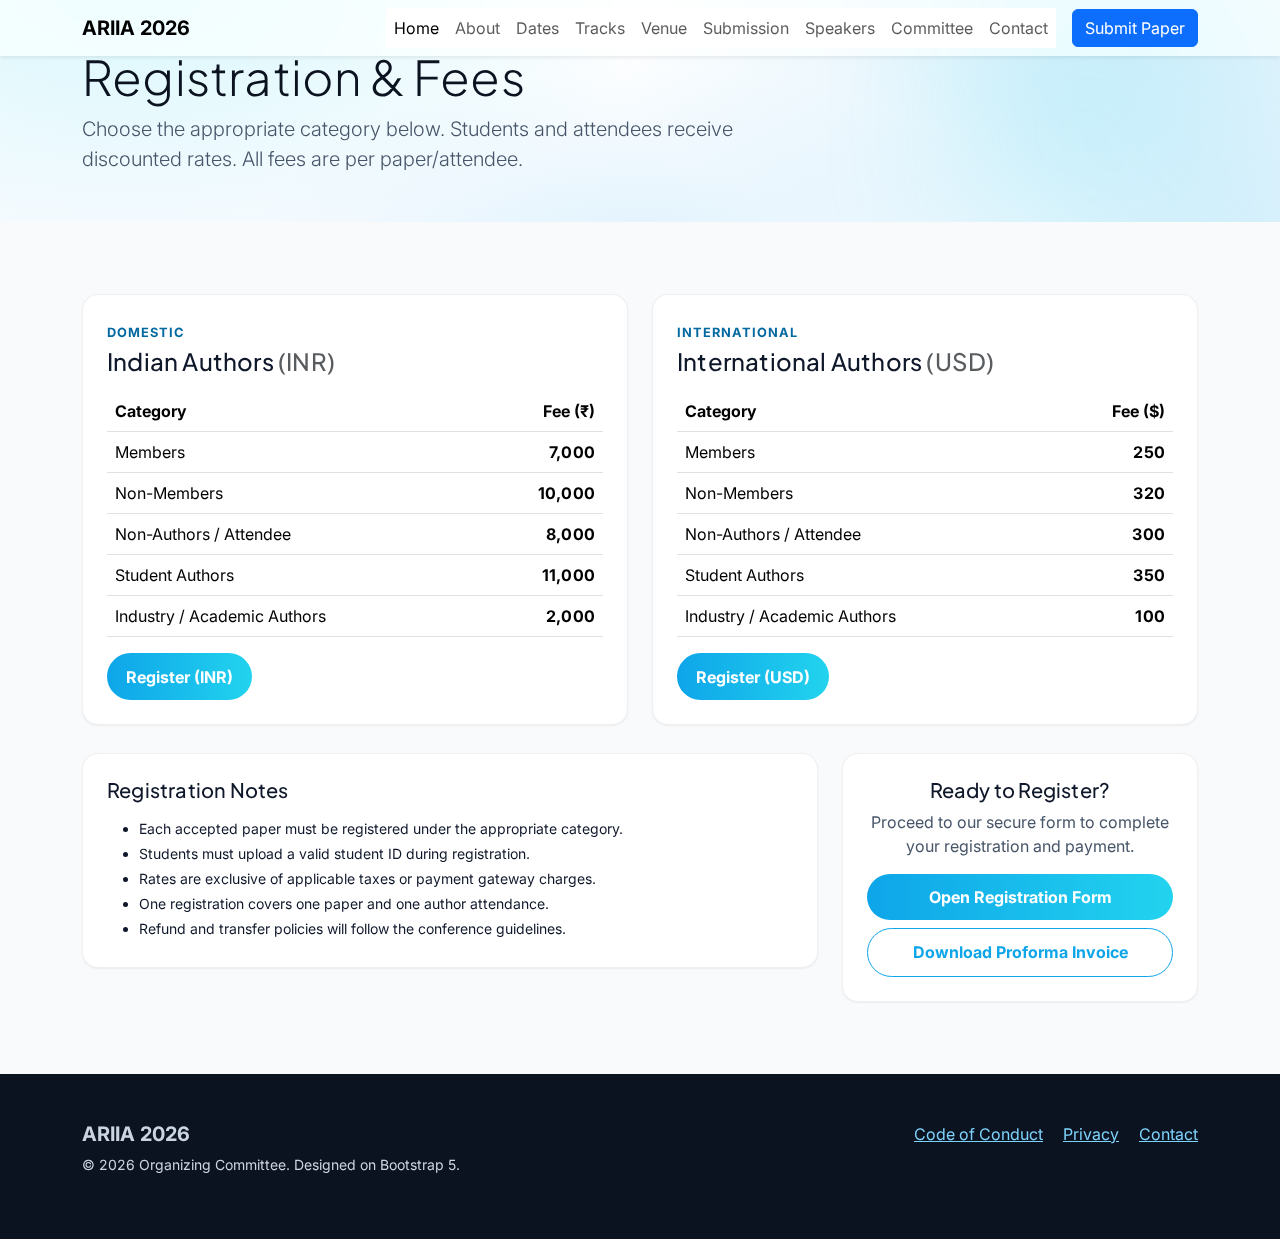
<file: register.html>
<!doctype html>
<html lang="en">
<head>
  <meta charset="utf-8" />
  <meta name="viewport" content="width=device-width, initial-scale=1" />
  <title>ARIIA 2026 — Registration</title>
  <meta name="description" content="Registration and fees for the ARIIA 2026 conference." />
  <link href="https://cdn.jsdelivr.net/npm/bootstrap@5.3.3/dist/css/bootstrap.min.css" rel="stylesheet" />
  <link rel="preconnect" href="https://fonts.gstatic.com" crossorigin>
  <link href="https://fonts.googleapis.com/css2?family=Inter:wght@300;400;600;700;800&family=Plus+Jakarta+Sans:wght@400;600;700&display=swap" rel="stylesheet">
  <style>
    :root{
      --brand-1: #1e293b;
      --brand-2: #0ea5e9;
      --brand-3: #22d3ee;
      --brand-ink: #0b1220;
      --text: #0f172a;
      --muted: #475569;
      --bg: #f8fafc;
      --card: #ffffff;
      --radius: 16px;
      --shadow-sm: 0 1px 2px rgba(0,0,0,.06);
      --shadow-md: 0 6px 24px rgba(2,6,23,.08);
      --grad: radial-gradient(1200px 600px at 10% -10%, rgba(34,211,238,.18), transparent 45%),
              radial-gradient(1200px 600px at 90% 10%, rgba(14,165,233,.16), transparent 45%),
              radial-gradient(800px 400px at 50% 120%, rgba(14,165,233,.10), transparent 50%);
    }
    body{font-family: "Inter", system-ui, -apple-system, Segoe UI, Roboto, Arial, "Noto Sans", sans-serif; color:var(--text); background: var(--bg);}
    h1,h2,h3{font-family: "Plus Jakarta Sans", Inter, system-ui, sans-serif; color:var(--brand-ink); letter-spacing:.2px}

    .navbar{backdrop-filter:saturate(160%) blur(8px); background:rgba(255,255,255,.7)!important; box-shadow:var(--shadow-sm)}

    .hero{position:relative; overflow:hidden; background:var(--grad), linear-gradient(180deg,#fff, #f7fbff);}  
    .hero-blob{position:absolute; inset: -10% -10% auto auto; width:480px; height:480px; filter: blur(60px); background: radial-gradient(circle at 30% 30%, rgba(34,211,238,.35), transparent 50%), radial-gradient(circle at 70% 70%, rgba(14,165,233,.35), transparent 50%); opacity:.5;}

    .section{padding:72px 0}
    .eyebrow{display:inline-block; font-weight:700; letter-spacing:.08em; text-transform:uppercase; font-size:.8rem; color:#0369a1}
    .lead-soft{color:var(--muted)}

    .card-x{background:var(--card); border:1px solid rgba(2,6,23,.06); border-radius: var(--radius); box-shadow: var(--shadow-sm);}
    .btn-brand{--bs-btn-padding-y:.7rem; --bs-btn-padding-x:1.2rem; --bs-btn-font-weight:700; border-radius: 999px;}
    .btn-gradient{background-image: linear-gradient(90deg, var(--brand-2), var(--brand-3)); color:white; border:none}
    .btn-outline-brand{border-color: var(--brand-2); color: var(--brand-2)}
    .btn-outline-brand:hover{background: var(--brand-2); color:white}

    .price-table th{white-space:nowrap}
    .price-table td strong{letter-spacing:.2px}

    footer{background:#0b1220; color:#cbd5e1}
    footer a{color:#7dd3fc}
  </style>
</head>
<body>
  <nav class="navbar navbar-expand-lg navbar-light bg-white fixed-top shadow-sm" style="z-index: 1030;">
    <div class="container">
      <a class="navbar-brand" href="#home">
        <strong>ARIIA 2026</strong>
      </a>
      <button class="navbar-toggler" type="button" data-bs-toggle="collapse" data-bs-target="#mainNav" aria-controls="mainNav" aria-expanded="false" aria-label="Toggle navigation">
        <span class="navbar-toggler-icon"></span>
      </button>
      <div class="collapse navbar-collapse" id="mainNav">
        <ul class="navbar-nav ms-auto mb-2 mb-lg-0 bg-white">
          <li class="nav-item"><a class="nav-link active" href="#home">Home</a></li>
          <li class="nav-item"><a class="nav-link" href="#overview">About</a></li>
          <li class="nav-item"><a class="nav-link" href="#dates">Dates</a></li>
          <li class="nav-item"><a class="nav-link" href="#tracks">Tracks</a></li>
          <li class="nav-item"><a class="nav-link" href="#venue">Venue</a></li>
          <li class="nav-item"><a class="nav-link" href="#submission">Submission</a></li>
          <li class="nav-item"><a class="nav-link" href="#speakers">Speakers</a></li>
                 <li class="nav-item"><a class="nav-link" href="committee.html">Committee</a></li>
          <li class="nav-item"><a class="nav-link" href="#contact">Contact</a></li>
        </ul>
        <a href="#submission" class="btn btn-primary ms-lg-3">Submit Paper</a>
      </div>
    </div>
  </nav>

  <header class="hero py-5">
    <div class="hero-blob"></div>
    <div class="container">
      <div class="row align-items-center g-4">
        <div class="col-lg-8">
          <h1 class="display-5 fw-extrabold mb-2">Registration & Fees</h1>
          <p class="lead lead-soft mb-0">Choose the appropriate category below. Students and attendees receive discounted rates. All fees are per paper/attendee.</p>
        </div>
      </div>
    </div>
  </header>

  <section class="section" id="fees">
    <div class="container">
      <div class="row g-4 align-items-stretch">
        <div class="col-12 col-lg-6 d-flex">
          <div class="card-x p-4 w-100">
            <div class="d-flex justify-content-between align-items-end mb-2">
              <div>
                <span class="eyebrow">Domestic</span>
                <h2 class="h4 mt-1">Indian Authors <span class="text-muted">(INR)</span></h2>
              </div>
            </div>
            <div class="table-responsive">
              <table class="table table-hover align-middle price-table">
                <thead>
                  <tr>
                    <th scope="col">Category</th>
                    <th scope="col" class="text-end">Fee (₹)</th>
                  </tr>
                </thead>
                <tbody>
                  <tr>
                    <td>Members</td>
                    <td class="text-end"><strong>7,000</strong></td>
                  </tr>
                  <tr>
                    <td>Non-Members</td>
                    <td class="text-end"><strong>10,000</strong></td>
                  </tr>
                  <tr>
                    <td>Non-Authors / Attendee</td>
                    <td class="text-end"><strong>8,000</strong></td>
                  </tr>
                  <tr>
                    <td>Student Authors</td>
                    <td class="text-end"><strong>11,000</strong></td>
                  </tr>
                  <tr>
                    <td>Industry / Academic Authors</td>
                    <td class="text-end"><strong>2,000</strong></td>
                  </tr>
                </tbody>
              </table>
            </div>
            <a href="#register" class="btn btn-brand btn-gradient">Register (INR)</a>
          </div>
        </div>
        <div class="col-12 col-lg-6 d-flex">
          <div class="card-x p-4 w-100">
            <div class="d-flex justify-content-between align-items-end mb-2">
              <div>
                <span class="eyebrow">International</span>
                <h2 class="h4 mt-1">International Authors <span class="text-muted">(USD)</span></h2>
              </div>
            </div>
            <div class="table-responsive">
              <table class="table table-hover align-middle price-table">
                <thead>
                  <tr>
                    <th scope="col">Category</th>
                    <th scope="col" class="text-end">Fee ($)</th>
                  </tr>
                </thead>
                <tbody>
                  <tr>
                    <td>Members</td>
                    <td class="text-end"><strong>250</strong></td>
                  </tr>
                  <tr>
                    <td>Non-Members</td>
                    <td class="text-end"><strong>320</strong></td>
                  </tr>
                  <tr>
                    <td>Non-Authors / Attendee</td>
                    <td class="text-end"><strong>300</strong></td>
                  </tr>
                  <tr>
                    <td>Student Authors</td>
                    <td class="text-end"><strong>350</strong></td>
                  </tr>
                  <tr>
                    <td>Industry / Academic Authors</td>
                    <td class="text-end"><strong>100</strong></td>
                  </tr>
                </tbody>
              </table>
            </div>
            <a href="#register" class="btn btn-brand btn-gradient">Register (USD)</a>
          </div>
        </div>
      </div>

      <div class="row g-4 mt-1">
        <div class="col-12 col-lg-8">
          <div class="card-x p-4" id="instructions">
            <h3 class="h5 mb-3">Registration Notes</h3>
            <ul class="small m-0">
              <li class="mb-1">Each accepted paper must be registered under the appropriate category.</li>
              <li class="mb-1">Students must upload a valid student ID during registration.</li>
              <li class="mb-1">Rates are exclusive of applicable taxes or payment gateway charges.</li>
              <li class="mb-1">One registration covers one paper and one author attendance.</li>
              <li class="mb-1">Refund and transfer policies will follow the conference guidelines.</li>
            </ul>
          </div>
        </div>
        <div class="col-12 col-lg-4">
          <div class="card-x p-4 text-center" id="register">
            <h3 class="h5">Ready to Register?</h3>
            <p class="lead-soft">Proceed to our secure form to complete your registration and payment.</p>
            <div class="d-grid gap-2">
              <a class="btn btn-brand btn-gradient" href="#">Open Registration Form</a>
              <a class="btn btn-brand btn-outline-brand" href="#">Download Proforma Invoice</a>
            </div>
          </div>
        </div>
      </div>
    </div>
  </section>

  <footer class="py-5">
    <div class="container">
      <div class="row g-4">
        <div class="col-md-6">
          <h5 class="fw-bold">ARIIA 2026</h5>
          <p class="small">© 2026 Organizing Committee. Designed on Bootstrap 5.</p>
        </div>
        <div class="col-md-6 text-md-end">
          <a href="#" class="me-3">Code of Conduct</a>
          <a href="#" class="me-3">Privacy</a>
          <a href="#">Contact</a>
        </div>
      </div>
    </div>
  </footer>

  <script src="https://cdn.jsdelivr.net/npm/bootstrap@5.3.3/dist/js/bootstrap.bundle.min.js"></script>
</body>
</html>
</file>
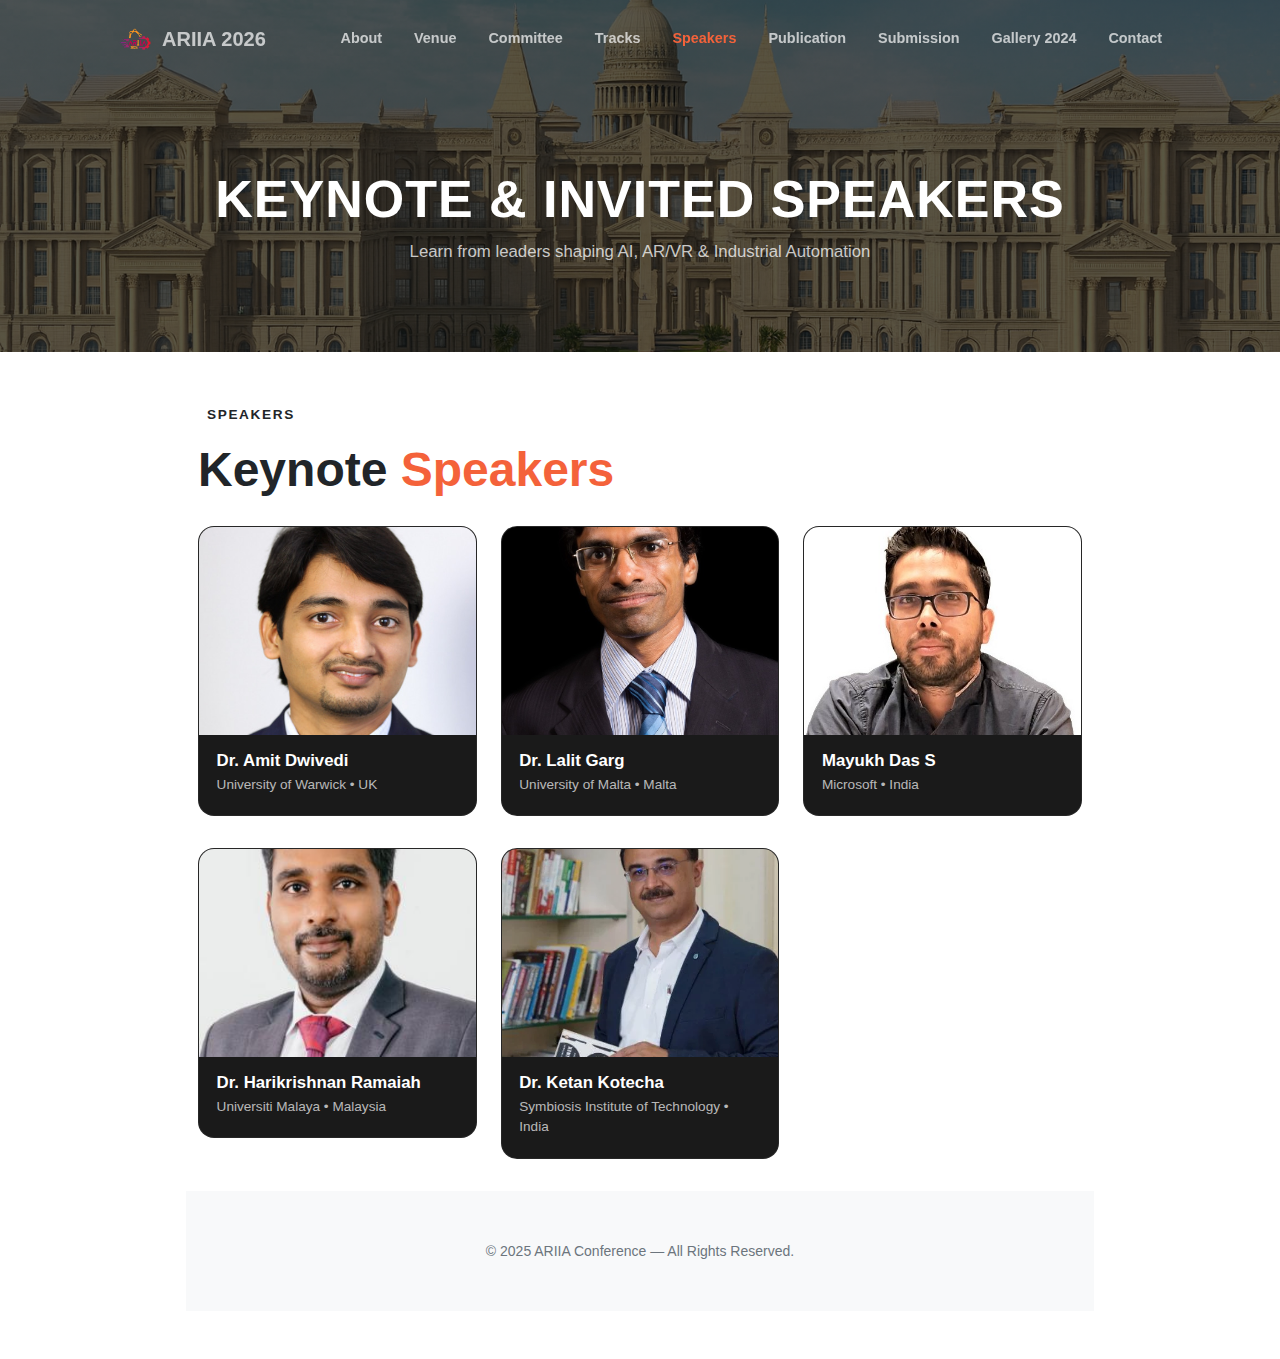
<file: speakers.html>
<!DOCTYPE html>
<html lang="en">
<head>
  <meta charset="utf-8" />
  <meta name="viewport" content="width=device-width, initial-scale=1, shrink-to-fit=no" />
  <title>Invited Speakers | ARIIA 2026</title>

  <link rel="icon" type="image/x-icon" href="assets/favicon.ico" />
  <link href="https://cdn.jsdelivr.net/npm/bootstrap@5.3.3/dist/css/bootstrap.min.css" rel="stylesheet" />
  <link href="https://cdn.jsdelivr.net/npm/bootstrap-icons@1.11.3/font/bootstrap-icons.css" rel="stylesheet" />
  <link href="css/styles.css" rel="stylesheet" />

  <style>
    /* Header consistent with site */
    header.masthead {
      height: 36vh;
      min-height: 22rem;
      background: linear-gradient(rgba(0,0,0,.65), rgba(0,0,0,.65)),
                  url("assets/img/dsu1.png") center/cover no-repeat;
      backdrop-filter: blur(2px);
    }
    header.masthead h1 { font-size: 2.5rem; }
    @media (min-width: 992px){ header.masthead h1{ font-size: 3.25rem; } }

   
  .speakers-wrap {
  background-color: #fff;
  color: #212529;
  padding-top: 3rem;
  padding-bottom: 3rem;
}


.speakers-wrap .container {
  max-width: 980px;   
}



    .speakers-kicker {
      letter-spacing: .12em;
      text-transform: uppercase;
      font-weight: 700;
      font-size: .85rem;
      padding: .25rem .5rem;
      border: 1px solid rgba(255,255,255,.2);
      border-radius: .5rem;
      display: inline-block;
    }
    .speakers-title {
      font-weight: 800;
      line-height: 1;
    }
    .speakers-title .accent { color: var(--bs-primary); }

    .speaker-card {
      background: #1a1a1a;
      border: 1px solid rgba(255,255,255,.06);
      border-radius: 1rem;
      overflow: hidden;
      transition: transform .25s ease, box-shadow .25s ease, border-color .25s ease;
    }
    .speaker-card:hover {
      transform: translateY(-4px);
      box-shadow: 0 12px 28px rgba(0,0,0,.45);
      border-color: rgba(13,110,253,.35); 
    }
    .speaker-photo {
      width: 100%;
      aspect-ratio: 4/3;
      object-fit: cover;
      display: block;
    }
    .speaker-meta {
      padding: 1rem 1.1rem 1.25rem;
    }
    .speaker-name {
      margin: 0;
      font-weight: 700;
      font-size: 1.05rem;
      color: #fff;
    }
    .speaker-role {
      margin: .25rem 0 0;
      font-size: .85rem;
      color: rgba(255,255,255,.7);
    }

    /* Grid spacing */
    .g-grid { row-gap: 1.75rem; }
    @media (min-width: 768px){ .g-grid { row-gap: 2rem; } }
  </style>
</head>

<body id="page-top">
  
  <nav class="navbar navbar-expand-lg navbar-light fixed-top py-3" id="mainNav">
    <div class="container px-4 px-lg-5">
      <a class="navbar-brand d-flex align-items-center gap-2" href="index.html" aria-label="ARIIA Conference Home">
        <img src="assets/img/logo-removebg-preview.png" alt="ARIIA" style="height:36px; width:auto;">
        <span class="fw-semibold d-none d-sm-inline">ARIIA 2026</span>
      </a>
      <button class="navbar-toggler navbar-toggler-right" type="button" data-bs-toggle="collapse"
        data-bs-target="#navbarResponsive" aria-controls="navbarResponsive" aria-expanded="false" aria-label="Toggle navigation">
        <span class="navbar-toggler-icon"></span>
      </button>
      <div class="collapse navbar-collapse" id="navbarResponsive">
        <ul class="navbar-nav ms-auto my-2 my-lg-0">
          <li class="nav-item"><a class="nav-link" href="index.html#about">About</a></li>
          <li class="nav-item"><a class="nav-link" href="index.html#venue">Venue</a></li>
          <li class="nav-item"><a class="nav-link" href="committee.html">Committee</a></li>
          <li class="nav-item"><a class="nav-link" href="tracks.html">Tracks</a></li>
          <li class="nav-item"><a class="nav-link active" href="speakers.html">Speakers</a></li>
          

           <li class="nav-item"><a class="nav-link" href="publication.html">Publication</a></li>
          <li class="nav-item"><a class="nav-link" href="submission.html">Submission</a></li>
          <li class="nav-item"><a class="nav-link" href="index.html#portfolio">Gallery&nbsp;2024</a></li>
          <li class="nav-item"><a class="nav-link" href="index.html#contact">Contact</a></li>
        </ul>
      </div>
    </div>
  </nav>

  <!-- Header -->
  <header class="masthead text-center text-white d-flex align-items-center justify-content-center">
    <div class="container px-4 px-lg-5">
      <h1 class="fw-bold text-uppercase">Keynote & Invited Speakers</h1>
      <p class="text-white-75 mb-0">Learn from leaders shaping AI, AR/VR & Industrial Automation</p>
    </div>
  </header>

 
  <section class="speakers-wrap">
    <div class="container px-4 px-lg-5">
      <div class="row align-items-start g-4 g-lg-5 mb-4">
        <div class="col-lg-6">
          <span class="speakers-kicker">Speakers</span>
          <h2 class="speakers-title mt-3 display-5">
            Keynote <span class="accent">Speakers</span>
          </h2>
        </div>
        <div class="col-lg-6">
          <p class="mb-0 text-secondary" style="color:rgba(255,255,255,.7)!important;">
            Learn from some of the most forward-thinking voices in research and industry across intelligent systems and automation.
          </p>
        </div>
      </div>

      <div class="row g-grid">
        <!-- Card 1 -->
       <div class="col-12 col-sm-6 col-lg-4">
          <article class="speaker-card">
            <img class="speaker-photo" src="assets/img/amit.jfif" alt="Portrait of Dr. Amit Dwivedi">
            <div class="speaker-meta">
              <h3 class="speaker-name">Dr. Amit Dwivedi</h3>
              <p class="speaker-role">University of Warwick • UK</p>
            </div>
          </article>
        </div>

        <!-- Card 2 -->
        <div class="col-12 col-sm-6 col-lg-4">
          <article class="speaker-card">
            <img class="speaker-photo" src="assets/img/lalit.jpeg" alt="Portrait of Dr. Lalit Garg">
            <div class="speaker-meta">
              <h3 class="speaker-name">Dr. Lalit Garg</h3>
              <p class="speaker-role">University of Malta • Malta</p>
            </div>
          </article>
        </div>

        <!-- Card 3 -->
        <div class="col-12 col-sm-6 col-lg-4">
          <article class="speaker-card">
            <img class="speaker-photo" src="assets/img/Mayukh Das.jpeg" alt="Portrait of Mayukh Das S">
            <div class="speaker-meta">
              <h3 class="speaker-name">Mayukh Das S</h3>
              <p class="speaker-role">Microsoft • India</p>
            </div>
          </article>
        </div>

        <!-- Card 4 -->
      <div class="col-12 col-sm-6 col-lg-4">
          <article class="speaker-card">
            <img class="speaker-photo" src="assets/img/Dr. Harikrishnan A.L. Ramiah.jpeg" alt="Portrait of Dr. Harikrishnan Ramaiah">
            <div class="speaker-meta">
              <h3 class="speaker-name">Dr. Harikrishnan Ramaiah</h3>
              <p class="speaker-role">Universiti Malaya • Malaysia</p>
            </div>
          </article>
        </div>

        <!-- Card 5 -->
       <div class="col-12 col-sm-6 col-lg-4">
          <article class="speaker-card">
            <img class="speaker-photo" src="assets/img/ketan.png" alt="Portrait of Dr. Ketan Kotecha">
            <div class="speaker-meta">
              <h3 class="speaker-name">Dr. Ketan Kotecha</h3>
              <p class="speaker-role">Symbiosis Institute of Technology • India</p>
            </div>
          </article>
        </div>

    
  <!-- Footer -->
  <footer class="bg-light py-5">
    <div class="container px-4 px-lg-5 text-center">
      <small class="text-muted">© 2025 ARIIA Conference — All Rights Reserved.</small>
    </div>
  </footer>

  
  <script src="https://cdn.jsdelivr.net/npm/bootstrap@5.3.3/dist/js/bootstrap.bundle.min.js"></script>
  <script src="https://cdnjs.cloudflare.com/ajax/lib
</file>
